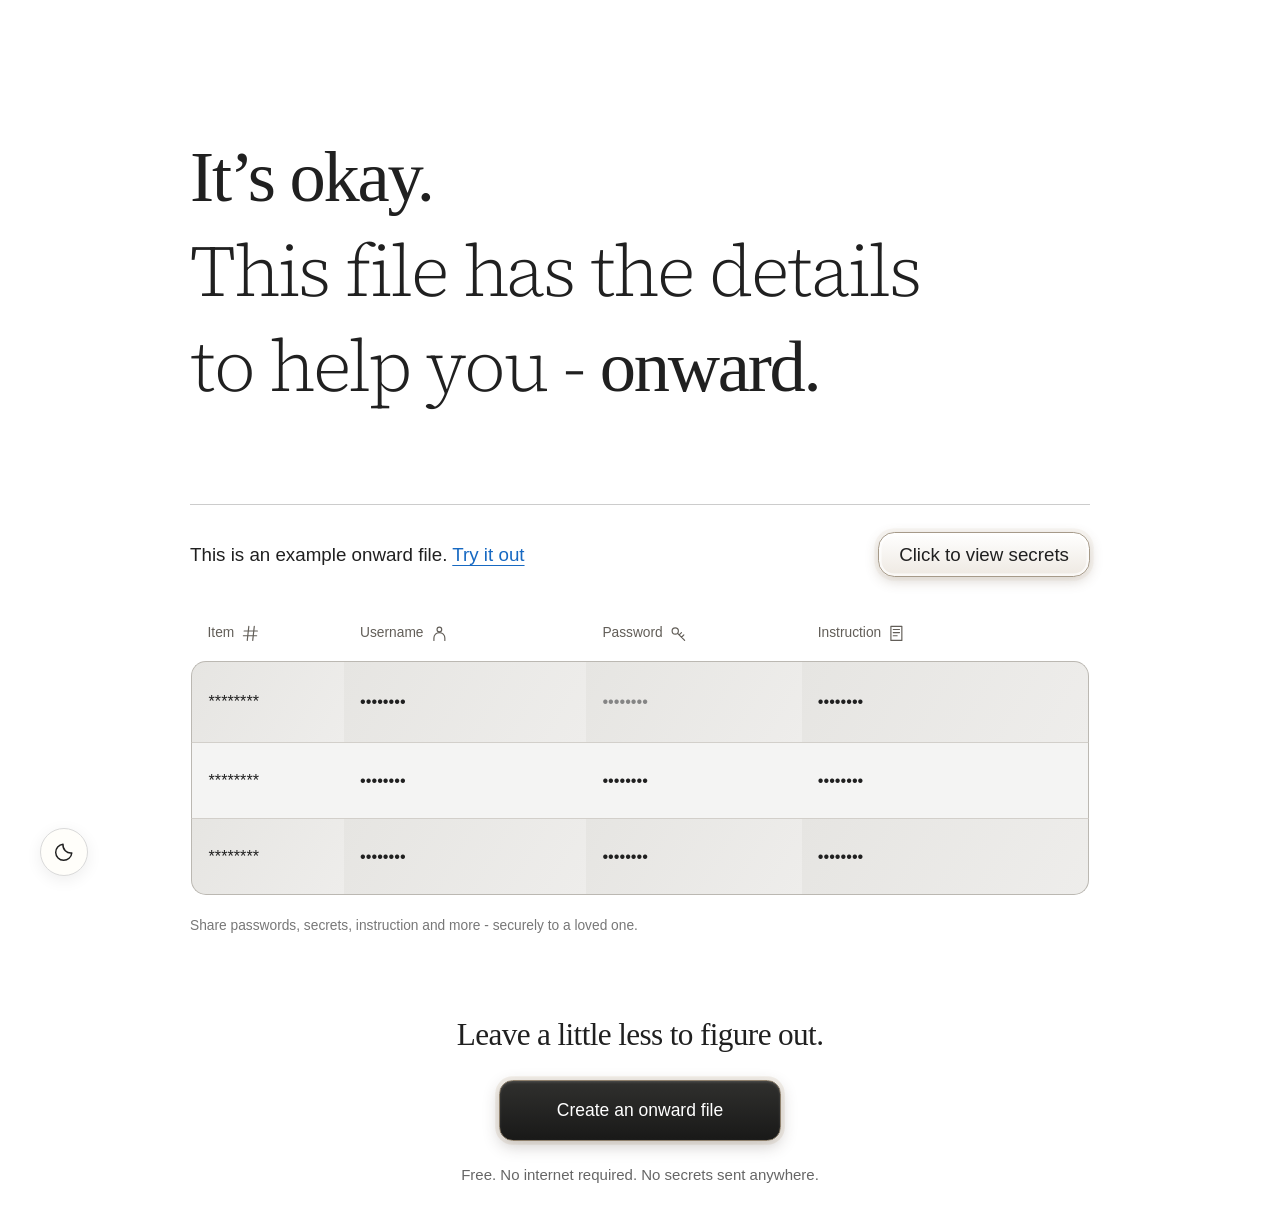
<file: site/index.html>
<!doctype html>
<html lang="en">
<head>
<meta charset="utf-8"><meta name="viewport" content="width=device-width,initial-scale=1">
<script type="text/plain" id="distribution-licenses">
MIT License

Copyright (c) 2026 patowens

Permission is hereby granted, free of charge, to any person obtaining a copy
of this software and associated documentation files (the "Software"), to deal
in the Software without restriction, including without limitation the rights
to use, copy, modify, merge, publish, distribute, sublicense, and/or sell
copies of the Software, and to permit persons to whom the Software is
furnished to do so, subject to the following conditions:

The above copyright notice and this permission notice shall be included in all
copies or substantial portions of the Software.

THE SOFTWARE IS PROVIDED "AS IS", WITHOUT WARRANTY OF ANY KIND, EXPRESS OR
IMPLIED, INCLUDING BUT NOT LIMITED TO THE WARRANTIES OF MERCHANTABILITY,
FITNESS FOR A PARTICULAR PURPOSE AND NONINFRINGEMENT. IN NO EVENT SHALL THE
AUTHORS OR COPYRIGHT HOLDERS BE LIABLE FOR ANY CLAIM, DAMAGES OR OTHER
LIABILITY, WHETHER IN AN ACTION OF CONTRACT, TORT OR OTHERWISE, ARISING FROM,
OUT OF OR IN CONNECTION WITH THE SOFTWARE OR THE USE OR OTHER DEALINGS IN THE
SOFTWARE.

# Third-party notices

## Source Serif 4 Light

The self-contained page and downloadable generator embed an unmodified Source Serif 4 Light font as a data URL. `Onward Light` is only its CSS font-family alias.

Embedded font copyright metadata:

> © 2014 - 2021 Adobe Systems Incorporated (http://www.adobe.com/), with Reserved Font Name ‘Source’.

Source Serif is licensed under the **SIL Open Font License 1.1**, not the project's MIT licence. The complete upstream copyright notice and licence are in [licenses/SourceSerif4-OFL.txt](licenses/SourceSerif4-OFL.txt).

Upstream: https://github.com/adobe-fonts/source-serif

Licence source: https://github.com/adobe-fonts/source-serif/blob/release/LICENSE.md

The build includes the project and font licence notices in the HTML so offline generator copies carry them too. Generated recipient files contain the MIT notice for their embedded application code and use system fonts. These software licences do not license or transfer ownership of the user's document contents.

Copyright 2014 - 2023 Adobe (http://www.adobe.com/), with Reserved Font Name ‘Source’. All Rights Reserved. Source is a trademark of Adobe in the United States and/or other countries.

This Font Software is licensed under the SIL Open Font License, Version 1.1.

This license is copied below, and is also available with a FAQ at: http://scripts.sil.org/OFL


-----------------------------------------------------------
SIL OPEN FONT LICENSE Version 1.1 - 26 February 2007
-----------------------------------------------------------

PREAMBLE
The goals of the Open Font License (OFL) are to stimulate worldwide
development of collaborative font projects, to support the font creation
efforts of academic and linguistic communities, and to provide a free and
open framework in which fonts may be shared and improved in partnership
with others.

The OFL allows the licensed fonts to be used, studied, modified and
redistributed freely as long as they are not sold by themselves. The
fonts, including any derivative works, can be bundled, embedded,
redistributed and/or sold with any software provided that any reserved
names are not used by derivative works. The fonts and derivatives,
however, cannot be released under any other type of license. The
requirement for fonts to remain under this license does not apply
to any document created using the fonts or their derivatives.

DEFINITIONS
"Font Software" refers to the set of files released by the Copyright
Holder(s) under this license and clearly marked as such. This may
include source files, build scripts and documentation.

"Reserved Font Name" refers to any names specified as such after the
copyright statement(s).

"Original Version" refers to the collection of Font Software components as
distributed by the Copyright Holder(s).

"Modified Version" refers to any derivative made by adding to, deleting,
or substituting -- in part or in whole -- any of the components of the
Original Version, by changing formats or by porting the Font Software to a
new environment.

"Author" refers to any designer, engineer, programmer, technical
writer or other person who contributed to the Font Software.

PERMISSION & CONDITIONS
Permission is hereby granted, free of charge, to any person obtaining
a copy of the Font Software, to use, study, copy, merge, embed, modify,
redistribute, and sell modified and unmodified copies of the Font
Software, subject to the following conditions:

1) Neither the Font Software nor any of its individual components,
in Original or Modified Versions, may be sold by itself.

2) Original or Modified Versions of the Font Software may be bundled,
redistributed and/or sold with any software, provided that each copy
contains the above copyright notice and this license. These can be
included either as stand-alone text files, human-readable headers or
in the appropriate machine-readable metadata fields within text or
binary files as long as those fields can be easily viewed by the user.

3) No Modified Version of the Font Software may use the Reserved Font
Name(s) unless explicit written permission is granted by the corresponding
Copyright Holder. This restriction only applies to the primary font name as
presented to the users.

4) The name(s) of the Copyright Holder(s) or the Author(s) of the Font
Software shall not be used to promote, endorse or advertise any
Modified Version, except to acknowledge the contribution(s) of the
Copyright Holder(s) and the Author(s) or with their explicit written
permission.

5) The Font Software, modified or unmodified, in part or in whole,
must be distributed entirely under this license, and must not be
distributed under any other license. The requirement for fonts to
remain under this license does not apply to any document created
using the Font Software.

TERMINATION
This license becomes null and void if any of the above conditions are
not met.

DISCLAIMER
THE FONT SOFTWARE IS PROVIDED "AS IS", WITHOUT WARRANTY OF ANY KIND,
EXPRESS OR IMPLIED, INCLUDING BUT NOT LIMITED TO ANY WARRANTIES OF
MERCHANTABILITY, FITNESS FOR A PARTICULAR PURPOSE AND NONINFRINGEMENT
OF COPYRIGHT, PATENT, TRADEMARK, OR OTHER RIGHT. IN NO EVENT SHALL THE
COPYRIGHT HOLDER BE LIABLE FOR ANY CLAIM, DAMAGES OR OTHER LIABILITY,
INCLUDING ANY GENERAL, SPECIAL, INDIRECT, INCIDENTAL, OR CONSEQUENTIAL
DAMAGES, WHETHER IN AN ACTION OF CONTRACT, TORT OR OTHERWISE, ARISING
FROM, OUT OF THE USE OR INABILITY TO USE THE FONT SOFTWARE OR FROM
OTHER DEALINGS IN THE FONT SOFTWARE.

</script>
<meta name="referrer" content="same-origin">
<title>onward - encrypted offline secret store</title>
<script>(() => {
  const root = document.documentElement;
  const system = window.matchMedia('(prefers-color-scheme: dark)');
  const key = 'onward-theme';
  let preference = null;
  try {
    const saved = localStorage.getItem(key);
    if (saved === 'dark' || saved === 'light') preference = saved;
  } catch (_) { /* Browser preference still works without storage. */ }
  function apply() {
    const theme = preference || (system.matches ? 'dark' : 'light');
    root.dataset.theme = theme;
    const button = document.querySelector('#theme-toggle');
    if (button) {
      const label = `Switch to ${theme === 'dark' ? 'light' : 'dark'} mode`;
      button.setAttribute('aria-label', label);
      button.title = label;
    }
  }
  apply();
  system.addEventListener('change', apply);
  window.addEventListener('storage', event => {
    if (event.key !== key && event.key !== null) return;
    preference = event.newValue === 'dark' || event.newValue === 'light' ? event.newValue : null;
    apply();
  });
  document.addEventListener('DOMContentLoaded', () => {
    apply();
    document.querySelector('#theme-toggle').addEventListener('click', () => {
      preference = root.dataset.theme === 'dark' ? 'light' : 'dark';
      try { localStorage.setItem(key, preference); } catch (_) { /* Use session choice. */ }
      apply();
    });
  });
})();
</script>
<style id="app-style">
:root{--ink:#202020;--muted:#666;--line:#d9d9d9;--canvas:#f5f5f5;--paper:#fff;--soft:#efefef;font-family:Arial,Helvetica,sans-serif;color:var(--ink);background:var(--canvas);font-synthesis:none}*{box-sizing:border-box}body{margin:0;font-size:14px;line-height:1.55}button,input,textarea{font:inherit}button,a,input,textarea{ -webkit-tap-highlight-color:transparent}button{cursor:pointer;background:transparent;border:1px solid var(--line);border-radius:4px;min-height:44px;padding:10px 17px;color:var(--ink);line-height:1.35}button:hover:not(:disabled){background:#e8e8e8;border-color:#aaa}button:disabled{cursor:not-allowed;opacity:.4}button.primary{background:var(--ink);color:#fff;border-color:var(--ink)}button.primary:hover:not(:disabled){background:#444}button.quiet{border-color:transparent}button:focus-visible,a:focus-visible{outline:2px solid #222;outline-offset:4px}input,textarea{display:block;width:100%;border:1px solid var(--line);border-radius:3px;background:#fff;padding:11px 13px;color:var(--ink);min-height:44px}input:focus,textarea:focus{outline:2px solid #555;outline-offset:2px}textarea{resize:vertical;min-height:104px;line-height:1.65}input::placeholder,textarea::placeholder{color:#858585}h1,h2,h3,p{margin:0}h1,h2,h3{font-family:Georgia,'Times New Roman',serif;font-weight:400}h1{font-size:38px;line-height:1.15;letter-spacing:-1.2px}h2{font-size:28px;line-height:1.25}h3{font-size:23px}label{display:block;font-weight:600;font-size:12px;letter-spacing:.02em;margin-bottom:7px}.field{margin-top:20px}.pair{display:grid;grid-template-columns:1fr 1fr;gap:20px}.muted{color:var(--muted)}.eyebrow{font-size:10px;letter-spacing:.16em;text-transform:uppercase;font-weight:600;color:var(--muted)}.brand{font-family:Georgia,serif;font-size:31px;letter-spacing:-1.8px;line-height:1}.brand span{font-family:Arial,sans-serif;font-size:25px;display:inline-block;margin-left:9px;letter-spacing:0}.topbar{height:84px;background:var(--paper);border-bottom:1px solid var(--line);padding:0 36px;display:flex;align-items:center;justify-content:space-between;gap:16px}.top-actions{display:flex;align-items:center;gap:18px}.edition{font-size:11px;color:var(--muted);letter-spacing:.05em}.warning{background:#eaeaea;padding:12px 36px;border-bottom:1px solid #d4d4d4;display:flex;gap:12px;align-items:baseline;font-size:12px;position:sticky;top:0;z-index:2}.warning strong{white-space:nowrap}.layout{display:grid;grid-template-columns:250px minmax(0,1fr);min-height:calc(100vh - 128px)}aside{border-right:1px solid var(--line);background:#f9f9f9;padding:34px 25px;display:flex;flex-direction:column;gap:30px}.steps{display:grid;gap:6px}.step{display:flex;align-items:center;gap:15px;text-align:left;border-color:transparent;font-weight:600;padding:12px}.step span{font-size:11px;font-weight:400}.step.active{background:#e9e9e9}.outline-wrap{border-top:1px solid var(--line);padding-top:26px}#outline{list-style:none;padding:0;margin:16px 0;display:grid;gap:5px}#outline button{font-size:12px;text-align:left;display:block;width:100%;border:0;padding:8px 5px;min-height:36px;overflow-wrap:anywhere}#outline button span{display:inline-block;width:25px;color:#777}.aside-bottom{margin-top:auto;font-size:12px;color:var(--muted);padding-top:50px}.aside-bottom strong{font-weight:400;color:var(--ink);display:block;margin-bottom:7px}.workspace{padding:46px 56px 80px;min-width:0}.workspace-inner{max-width:880px;margin:auto}.page-heading{display:flex;align-items:flex-end;justify-content:space-between;gap:24px;margin-bottom:32px}.page-heading p{margin-top:14px;color:var(--muted);max-width:570px}.page-heading .eyebrow{margin-bottom:13px}.paper{padding:38px 46px;background:var(--paper);border:1px solid var(--line);box-shadow:0 3px 8px #00000003}.paper-top{display:flex;align-items:center;justify-content:space-between;border-bottom:1px solid var(--line);padding-bottom:23px;margin-bottom:27px}.paper-top .eyebrow{font-size:10px}.document-title{font-family:Georgia,serif;font-size:27px;line-height:1.3}.document-details{padding-bottom:28px}.section-rule{display:flex;justify-content:space-between;align-items:center;padding:22px 0 14px;border-top:1px solid var(--line)}.editor-block{padding:24px 0 30px;border-top:1px solid var(--line);scroll-margin-top:20px}.block-bar{display:flex;align-items:center;justify-content:space-between;gap:10px}.block-tools{display:flex;gap:4px}.block-tools button{padding:7px 10px;min-width:38px;font-size:12px;min-height:36px}.empty{padding:32px 22px;text-align:center;border:1px dashed #ccc;margin:10px 0 22px}.empty h3{margin-bottom:8px}.empty p{color:var(--muted);font-size:13px;max-width:380px;margin:auto}.add-buttons{display:flex;gap:10px;flex-wrap:wrap}.add-buttons button{flex:1;white-space:nowrap}.add-buttons b{font-family:Georgia,serif;margin-right:8px;font-size:19px;font-weight:400}.below-paper{display:flex;justify-content:space-between;align-items:center;gap:20px;margin-top:23px;font-size:12px;color:var(--muted)}[hidden]{display:none!important}.notice{padding:13px 16px;border:1px solid var(--line);margin-top:20px;font-size:12px}.error{font-size:13px;font-weight:600;margin-top:12px}.check{display:flex;gap:12px;align-items:flex-start;font-size:13px;line-height:1.6;cursor:pointer}.check input{width:18px;height:18px;min-height:18px;margin-top:3px;flex:none}.toast{position:fixed;bottom:24px;left:50%;transform:translateX(-50%);padding:10px 12px 10px 20px;background:#222;color:white;box-shadow:0 4px 20px #0002;z-index:10;display:flex;align-items:center;gap:24px;max-width:calc(100% - 28px)}.toast button{color:white;border-color:#666;white-space:nowrap}.preview-frame{width:100%;height:760px;border:1px solid var(--line);background:white}.view-intro{margin-bottom:24px}.view-intro p{margin-top:12px;color:var(--muted)}.download-actions{display:flex;gap:12px;flex-wrap:wrap;margin-top:24px}.download-facts{padding-left:20px;color:var(--muted);line-height:1.9}.optional{font-weight:400;color:var(--muted)}
@media(min-width:1100px){aside{position:sticky;top:0;height:calc(100vh - 128px);min-height:590px}}
@media(max-width:1000px){.workspace{padding:35px 28px 60px}.paper{padding:30px}.layout{grid-template-columns:210px minmax(0,1fr)}aside{padding:28px 16px}h1{font-size:34px}}
@media(max-width:700px){.topbar{min-height:70px;height:auto;padding:12px 20px;gap:8px}.topbar .brand{white-space:nowrap;flex:none;font-size:28px}.topbar button{white-space:nowrap;padding:10px 8px}.edition{display:none}.top-actions{gap:4px;justify-content:flex-end;flex-wrap:wrap}.warning{padding:12px 20px;display:block;font-size:11px}.warning strong{display:block;margin-bottom:2px}.layout{display:block}aside{padding:15px 20px;border-right:0;border-bottom:1px solid var(--line);gap:0}.steps{grid-template-columns:repeat(3,1fr);gap:3px}.step{padding:10px 8px;gap:7px;font-size:12px;justify-content:center}.outline-wrap,.aside-bottom{display:none}.workspace{padding:28px 18px 45px}.page-heading{margin-bottom:24px}.page-heading p{font-size:13px}h1{font-size:32px}.paper{padding:24px 20px}.pair{grid-template-columns:1fr;gap:0}.document-title{font-size:23px}.paper-top{margin-bottom:20px}.block-tools button{min-height:44px;min-width:44px;padding:8px}.below-paper{align-items:flex-start;flex-direction:column}.below-paper button{width:100%}.add-buttons{gap:7px}.add-buttons button{font-size:12px;padding:10px}.add-buttons b{margin-right:4px}.preview-frame{height:760px}.download-actions>*{width:100%}.toast{font-size:12px;gap:10px}.topbar button{font-size:12px}}
@font-face{font-family:'Onward Light';font-style:normal;font-weight:300;font-display:swap;src:url([data-uri]) format('truetype')}.intro-line.muted,.intro-line .muted{font-family:'Onward Light',Georgia,serif;font-weight:300;color:var(--ink)}
/* Recipient-first introduction: one quiet page, no navigation. */
body.intro-mode{background:#fff;min-height:100vh}.intro-mode>.topbar,.intro-mode>.warning,.intro-mode>.layout,.intro-mode>#toast{display:none}#recipient-intro{width:min(720px,calc(100% - 48px));margin:0 auto;padding:104px 0 36px}.intro-message{margin:0 0 72px}.intro-line{font-family:Georgia,'Times New Roman',serif;font-size:clamp(32px,4.6vw,58px);letter-spacing:-1.8px;line-height:1.3;opacity:0;animation:intro-in 1.2s ease forwards}.intro-line:nth-child(1){animation-delay:.15s}.intro-line:nth-child(2){animation-delay:1.1s}.intro-line:nth-child(3){animation-delay:2.05s}.example-vault{opacity:0;animation:intro-in 1s ease 3s forwards;border-top:1px solid #ccc}.example-title{display:flex;align-items:center;justify-content:space-between;gap:20px;padding:22px 0;font-size:15px}.example-title button{border-color:#222;min-width:88px;text-transform:lowercase}.example-table{width:100%;border-collapse:collapse;table-layout:fixed;text-align:left;font-size:13px}.example-table thead th{font-weight:400;font-size:11px;color:#777;padding:12px 0;border-bottom:1px solid #ddd}.example-table tbody th,.example-table td{font-weight:400;padding:18px 12px 18px 0;border-bottom:1px solid #e7e7e7;overflow-wrap:anywhere;vertical-align:middle}.example-table th:first-child{width:23%}.example-table th:nth-child(2){width:39%}.example-secret{display:flex;gap:6px;align-items:center;min-width:0}.example-secret input{padding:0;border:0;background:transparent;min-height:24px;font-size:13px;min-width:0}.example-secret button{font-size:11px;padding:6px;border:0;text-decoration:underline;min-height:44px}.example-caption{font-size:11px;color:#777;margin-top:14px}#example-instructions{background:#f5f5f5;border-radius:16px;padding:26px 28px;margin:0 0 20px}#example-instructions:not([hidden]){animation:instruction-in .65s ease both}#example-instructions h2{font-size:23px;font-weight:700;margin-bottom:10px}#example-instructions p{font-size:14px;line-height:1.7;color:#444;max-width:600px}@keyframes instruction-in{from{opacity:0}to{opacity:1}}@media(prefers-reduced-motion:reduce){#example-instructions:not([hidden]){animation:none}}.intro-create{opacity:0;animation:intro-in 1s ease 3.6s forwards;text-align:center;padding:64px 0 0}.intro-create h1{font-size:25px;letter-spacing:-.5px;margin-bottom:22px}.intro-create .primary{padding:14px 24px;min-width:226px}.intro-promise{font-size:12px;color:#666;margin-top:18px}.intro-disclaimer{font-size:10px;color:#777;margin-top:40px}@keyframes intro-in{from{opacity:0;transform:translateY(5px)}to{opacity:1;transform:translateY(0)}}@media(max-width:600px){#recipient-intro{width:calc(100% - 40px);padding-top:66px}.intro-message{margin-bottom:52px}.intro-line{font-size:clamp(27px,7.8vw,42px);letter-spacing:-1px}.example-title{font-size:13px}.example-table{font-size:12px}.example-secret{flex-wrap:wrap}.example-secret button{padding:0;min-height:32px}.intro-create{padding-top:48px}.intro-create h1{font-size:23px}}@media(prefers-reduced-motion:reduce){.intro-line,.example-vault,.intro-create{animation:none;opacity:1;transform:none}}
.example-table-scroll{overflow-x:auto;padding:0 1px 2px;scrollbar-width:thin}
.example-table{border-collapse:separate;border-spacing:0;min-width:640px}
.example-table th:first-child{width:17%}.example-table th:nth-child(2){width:27%}.example-table th:nth-child(3){width:24%}.example-table th:nth-child(4){width:32%}
.example-table thead th{padding:14px 13px;border:0;color:#625e58;font-size:11px}
.example-table tbody th,.example-table tbody td{padding:20px 13px;border:0;border-bottom:1px solid #d2cfca;background:#f4f4f3}
.example-table tbody tr:nth-child(odd)>*{background:linear-gradient(120deg,#e6e5e2,#eeedeb)}
.example-table tbody tr:first-child>*{border-top:1px solid #bbb8b2}
.example-table tbody tr>*:first-child{border-left:1px solid #bbb8b2}.example-table tbody tr>*:last-child{border-right:1px solid #bbb8b2}
.example-table tbody tr:first-child>*:first-child{border-top-left-radius:12px}.example-table tbody tr:first-child>*:last-child{border-top-right-radius:12px}
.example-table tbody tr:last-child>*{border-bottom:1px solid #bbb8b2}.example-table tbody tr:last-child>*:first-child{border-bottom-left-radius:12px}.example-table tbody tr:last-child>*:last-child{border-bottom-right-radius:12px}
#example-unlock{border:1px solid #a69a89;border-radius:13px;background:linear-gradient(#fff,#eee9e2);box-shadow:inset 0 0 0 2px #ffffffb3,0 3px 10px #5d4b343b,0 0 0 3px #c8b5981a;padding:11px 22px;transition:box-shadow .2s,background .2s}
#example-unlock:hover{background:linear-gradient(#fff,#e5ded4);box-shadow:inset 0 0 0 2px #ffffffb3,0 4px 13px #5d4b344d}
#create-onward{border:1px solid #8e806c;border-radius:11px;background:linear-gradient(#30302e,#191918);box-shadow:inset 0 1px 2px #ffffff26,0 4px 13px #3b302c40,0 0 0 3px #c8b59833;color:#fff;transition:box-shadow .2s,background .2s}
#create-onward:hover{background:linear-gradient(#3d3d39,#252522);box-shadow:inset 0 1px 2px #ffffff26,0 5px 16px #3b302c50,0 0 0 3px #c8b59840}
.example-secret{flex-wrap:wrap}.example-secret input{width:100%}
@media(max-width:600px){.example-table{min-width:620px}.example-table tbody th,.example-table tbody td{padding:17px 12px}}
#example-unlock{display:inline-flex;align-items:center;justify-content:center;gap:9px;text-transform:none;flex-shrink:0}#example-unlock svg{flex-shrink:0}
@media(max-width:600px){.example-title{align-items:flex-start;flex-direction:column;gap:14px}}
#example-download-link{color:#1769c2;text-decoration:underline;text-underline-offset:3px}#example-download-link:hover{color:#104d91}
.example-instruction-summary{display:-webkit-box;-webkit-line-clamp:2;-webkit-box-orient:vertical;overflow:hidden}.example-expand{display:inline-flex;align-items:center;min-height:44px;color:#1769c2;text-underline-offset:3px}
#example-detail{width:min(560px,calc(100% - 32px));max-height:calc(100dvh - 48px);overflow:auto;padding:28px;border:1px solid #d2cfca;border-radius:16px;background:#fafaf9;color:var(--ink);box-shadow:0 20px 70px #0003}#example-detail::backdrop{background:#0006}.example-detail-top{display:flex;justify-content:space-between;align-items:center;gap:20px}#example-detail dl{margin:24px 0 0}#example-detail dt{font-size:12px;color:#666;margin-top:20px}#example-detail dd{margin:6px 0 0;font-size:15px;line-height:1.7;overflow-wrap:anywhere}#example-detail-password{font-family:monospace}body:has(#example-detail[open]){overflow:hidden}
#example-sample{box-sizing:border-box;width:min(560px,calc(80vw - 32px));max-height:calc(80dvh - 48px);overflow:auto;padding:28px;border:1px solid var(--line);border-radius:16px;background:var(--paper);color:var(--ink);box-shadow:0 20px 70px #0003}#example-sample::backdrop{background:#0006}#example-sample h2{margin:0;font-size:24px}#example-sample p{font-size:15px;line-height:1.6}#example-sample blockquote{white-space:pre-line;margin:24px 0;padding:20px;border-left:3px solid var(--line);background:var(--soft);font-size:16px;line-height:1.65}#example-sample-download{width:100%;white-space:normal}#example-sample .sample-password{margin-bottom:0;color:var(--muted);overflow-wrap:anywhere}#example-sample code{color:var(--ink);font-size:13px;user-select:all}@media(max-width:600px){#example-sample{padding:20px}#example-sample blockquote{padding:16px}}
/* Match the larger reading scale of two browser zoom steps. */
body.intro-mode{zoom:1.25}
#example-detail{width:min(560px,calc(80vw - 32px));max-height:calc(80dvh - 48px)}

:root{color-scheme:light;--toggle-bg:#fffefa;--toggle-hover:#f1f1e9}
:root[data-theme="dark"]{color-scheme:dark;--paper:#20221e;--canvas:#191b18;--ink:#eeeee5;--muted:#adb0a3;--line:#42463b;--soft:#2b2e27;--toggle-bg:#2b2e27;--toggle-hover:#383d31}
[data-theme="dark"] body.intro-mode{background:var(--canvas)}
[data-theme="dark"] :is(.example-vault,.example-table tbody th,.example-table tbody td){border-color:var(--line)}
[data-theme="dark"] .example-table tbody tr>*{background:#252822;border-color:#555b4d}
[data-theme="dark"] .example-table tbody tr:nth-child(odd)>*{background:linear-gradient(120deg,#30342b,#292d25)}
[data-theme="dark"] :is(.example-table thead th,.example-caption,.intro-promise,.example-detail-top + dl dt){color:var(--muted)}
[data-theme="dark"] #example-instructions{background:#282c24}
[data-theme="dark"] #example-instructions p{color:#c9cdbe}
[data-theme="dark"] #example-unlock{color:var(--ink);border-color:#747b63;background:linear-gradient(#3c4135,#2a2f25);box-shadow:inset 0 0 0 2px #ffffff09,0 3px 10px #0005,0 0 0 3px #bbc59c12}
[data-theme="dark"] #example-unlock:hover{background:linear-gradient(#48503e,#343b2d)}
[data-theme="dark"] #create-onward{background:linear-gradient(#e2e7d4,#bdc7a5);color:#20251c;border-color:#9ba884;box-shadow:inset 0 1px 2px #ffffff66,0 4px 13px #0005,0 0 0 3px #bbc59c22}
[data-theme="dark"] #create-onward:hover{background:linear-gradient(#edf1e1,#cdd6b7)}
[data-theme="dark"] :is(#example-download-link,.example-expand){color:#8ebfff}
[data-theme="dark"] #example-detail{background:var(--paper);border-color:var(--line)}
[data-theme="dark"] :is(input,textarea){background:#242820;color:var(--ink);border-color:#646d56}
[data-theme="dark"] input::placeholder,[data-theme="dark"] textarea::placeholder{color:#a5ac99}
[data-theme="dark"] .example-secret input{background:transparent}
[data-theme="dark"] :is(aside,.warning,.step.active){background:#292e24;border-color:var(--line)}
[data-theme="dark"] button:hover:not(:disabled){background-color:var(--toggle-hover);border-color:#727a65}
[data-theme="dark"] button.primary:not(#create-onward){background:#c5ceaf;color:#20251c;border-color:#a7b48c}
[data-theme="dark"] :is(button,a,input,textarea):focus-visible{outline-color:#c5ceaf}
[data-theme="dark"] :is(.error,.notice,.empty,.paper-top,.section-rule,.editor-block,.outline-wrap){border-color:var(--line)}
.theme-toggle{position:fixed;left:max(40px,env(safe-area-inset-left));bottom:max(24px,env(safe-area-inset-bottom));z-index:10;width:48px;height:48px;display:grid;place-items:center;padding:0;border:1px solid var(--line);border-radius:50%;background:var(--toggle-bg);color:var(--ink);box-shadow:0 4px 16px #00000012;cursor:pointer;touch-action:manipulation}
.theme-toggle:hover{background:var(--toggle-hover)}
.theme-toggle svg{width:22px;height:22px;fill:none;stroke:currentColor;stroke-width:1.6;stroke-linecap:round;stroke-linejoin:round}
.theme-toggle .sun{display:none}
[data-theme="dark"] .theme-toggle .moon{display:none}
[data-theme="dark"] .theme-toggle .sun{display:block}
@media(max-width:760px){.theme-toggle{left:max(20px,env(safe-area-inset-left));bottom:max(18px,env(safe-area-inset-bottom))}}

body.intro-mode>.theme-toggle{zoom:.8}
#example-unlock{background:linear-gradient(#3b864f,#28663a);color:#fff;border-color:#235831;box-shadow:inset 0 1px 2px #ffffff30,0 3px 10px #245c3433,0 0 0 3px #39844c18}#example-unlock:hover{background:linear-gradient(#459759,#307743)}
[data-theme="dark"] #example-unlock{background:linear-gradient(#397c49,#285f36);color:#fff;border-color:#579464;box-shadow:inset 0 1px 2px #ffffff20,0 3px 10px #0005}[data-theme="dark"] #example-unlock:hover{background:linear-gradient(#438d53,#307141)}
/* Restore the pearl finish while preserving the slimmer height. */
#example-unlock,[data-theme="dark"] #example-unlock{min-height:36px;padding:7px 16px;border:1px solid #a69a89;border-radius:13px;background:linear-gradient(#fff,#eee9e2);color:#202020;font-weight:400;box-shadow:inset 0 0 0 2px #ffffffb3,0 3px 10px #5d4b343b,0 0 0 3px #c8b5981a;line-height:1.3}
#example-unlock:hover,[data-theme="dark"] #example-unlock:hover{background:linear-gradient(#fff,#e5ded4);border-color:#a69a89;box-shadow:inset 0 0 0 2px #ffffffb3,0 4px 13px #5d4b344d}
#example-unlock:active,[data-theme="dark"] #example-unlock:active{background:#e5ded4;border-color:#a69a89}
/* Dark-mode companion to the sage primary action; light pearl stays unchanged. */
[data-theme="dark"] #example-unlock{background:linear-gradient(#3c4135,#2a2f25);color:#eeeee5;border-color:#747b63;box-shadow:inset 0 1px 1px #ffffff12}
[data-theme="dark"] #example-unlock:hover{background:linear-gradient(#48503e,#343b2d);border-color:#879173;box-shadow:inset 0 1px 1px #ffffff18}
[data-theme="dark"] #example-unlock:active{background:#2a2f25;border-color:#747b63;box-shadow:inset 0 1px 2px #0003}
</style>
<style id="editor-style">
/* Self-contained editor. No scale/zoom: preview retains its own viewport. */
body.editor-mode{background:var(--paper,#fff);margin:0}
#onward-editor{--editor-bg:#fffefa;--editor-soft:#f3f2ed;--editor-line:#dcded3;--editor-ink:#282c23;--editor-muted:#696e60;--editor-accent:#424c33;display:grid;grid-template-columns:220px minmax(0,1fr);min-height:100dvh;color:var(--editor-ink);background:var(--editor-bg);font:17.5px/1.6 Arial,Helvetica,sans-serif;overflow-wrap:anywhere}
[data-theme="dark"] #onward-editor{--editor-bg:#191c17;--editor-soft:#252a21;--editor-line:#414938;--editor-ink:#eceee4;--editor-muted:#b1b9a5;--editor-accent:#d2dbbf}
#onward-editor *{box-sizing:border-box}
#onward-editor button{font:inherit;min-height:44px;padding:9px 15px;border:1px solid var(--editor-line);border-radius:9px;background:transparent;color:var(--editor-ink);white-space:normal;cursor:pointer}
#onward-editor button:hover:not(:disabled){background:var(--editor-soft);border-color:var(--editor-muted)}
#onward-editor button:disabled{opacity:.45;cursor:not-allowed}
#onward-editor :focus-visible{outline:2px solid var(--editor-accent);outline-offset:4px}
#onward-editor .editor-sidebar{position:static;height:auto;min-height:0;align-self:stretch;padding:40px 24px;display:flex;flex-direction:column;gap:64px;border:0;border-right:1px solid var(--editor-line);background:var(--editor-soft)}
#onward-editor .editor-brand{font:38px/1.2 Georgia,'Times New Roman',serif;letter-spacing:-2px;border:0;padding:0;text-align:left}
#onward-editor nav{display:grid;gap:10px;position:sticky;top:35px}
#onward-editor nav button{text-align:left;border-color:transparent;position:relative;padding-left:36px}
#onward-editor nav button::before{content:'';position:absolute;left:14px;top:21px;width:5px;height:5px;border-radius:50%;background:currentColor;opacity:.3}
#onward-editor nav button[aria-current]{background:var(--editor-bg);border-color:var(--editor-line)}
#onward-editor nav button[aria-current]::before{opacity:1}
#onward-editor .editor-main{min-width:0;width:100%;max-width:1240px;margin:auto;padding:40px clamp(24px,4vw,64px) 190px;outline:none;align-self:start}
#onward-editor .editor-toolbar{display:flex;align-items:center;justify-content:space-between;gap:20px;margin:0 0 70px}
#onward-editor .editor-security{margin-top:24px;max-width:760px;color:var(--editor-muted);font-size:14px;line-height:1.65}
#onward-editor .editor-security summary{cursor:pointer;padding:12px 0;color:var(--editor-ink)}
#onward-editor .editor-security p{margin:0 0 14px}
#onward-editor .generator-download{color:#1769c2;text-decoration:underline;text-underline-offset:3px}
[data-theme="dark"] #onward-editor .generator-download{color:#8ebfff}
#onward-editor .editor-eyebrow{font:12px/1.5 Arial,Helvetica,sans-serif;letter-spacing:1.3px;color:var(--editor-muted);text-transform:uppercase}
#onward-editor .editor-title{font:normal clamp(32px,3.7vw,56px)/1.28 Georgia,'Times New Roman',serif;white-space:pre-wrap;letter-spacing:-1.6px;margin:12px 0 0;color:var(--editor-ink);overflow-wrap:anywhere}
#onward-editor .editor-titleline{display:flex;align-items:start;gap:20px;margin-bottom:70px}
#onward-editor .editor-titleline .editor-link{margin-top:17px;flex-shrink:0}
#onward-editor .editor-link{font-size:13px;padding:6px 10px;border:0;text-decoration:underline;text-underline-offset:4px;color:var(--editor-muted)}
#onward-editor .editor-section{margin:0 0 54px;padding:0;border:0}
#onward-editor .editor-block-intro{background:var(--editor-soft);border:1px solid var(--editor-line);border-radius:16px;padding:24px 26px}
#onward-editor .editor-block-intro .editor-description{margin-bottom:0}
#onward-editor .editor-heading{display:flex;align-items:center;gap:12px}
#onward-editor h2{font:normal 27px/1.3 Georgia,'Times New Roman',serif;margin:0;color:var(--editor-ink)}
#onward-editor .editor-description{white-space:pre-wrap;margin:14px 0 28px;max-width:720px;color:var(--editor-muted);font-size:18px}
#onward-editor .editor-table{border:1px solid var(--editor-line);border-radius:16px;overflow:hidden;background:var(--editor-soft);margin:24px 0 12px}
#onward-editor .editor-table-labels,#onward-editor .editor-row{display:grid;grid-template-columns:minmax(80px,.7fr) minmax(110px,1fr) minmax(110px,1fr) minmax(170px,1.6fr) 84px;gap:18px;padding:18px 22px}
#onward-editor .editor-table-labels{font-size:12px;color:var(--editor-muted);letter-spacing:.5px}
#onward-editor .editor-row{border-top:1px solid var(--editor-line);font-size:15px;align-items:start}
#onward-editor .editor-row>div{min-width:0;white-space:pre-wrap;overflow-wrap:anywhere}
#onward-editor .editor-row>div:first-child{font-weight:600}
#onward-editor .editor-actions{display:flex;align-items:center;gap:8px;flex-wrap:wrap}
#onward-editor .editor-row .editor-actions{gap:0;white-space:normal}
#onward-editor .editor-row .editor-actions .editor-link{padding:5px 8px;min-width:38px}
#onward-editor .editor-section>.editor-actions{float:right}
#onward-editor .editor-footer{position:fixed;bottom:22px;left:calc(220px + 32px);right:32px;max-width:1110px;margin:auto;border:1px solid var(--editor-line);border-radius:15px;padding:17px 22px;display:flex;align-items:center;justify-content:space-between;gap:18px;background:var(--editor-bg);box-shadow:0 8px 35px #0002;z-index:20}
#onward-editor button.editor-primary,#onward-editor button.editor-primary:hover:not(:disabled),#onward-editor button.editor-primary:active:not(:disabled){background:var(--editor-accent);color:var(--editor-bg);border-color:var(--editor-accent)}
#onward-editor .editor-methods{display:grid;grid-template-columns:repeat(3,minmax(0,1fr));gap:12px;margin:36px 0}
#onward-editor .editor-methods button{padding:22px 16px;text-align:left}
#onward-editor .editor-methods [aria-pressed]{border-color:var(--editor-accent);background:var(--editor-soft)}
#onward-editor .editor-password-panel{max-width:680px;margin:40px 0}
#onward-editor label{display:block;font-size:15px;margin:22px 0;color:var(--editor-ink)}
#onward-editor input,#onward-editor textarea{display:block;width:100%;margin-top:8px;border:1px solid var(--editor-line);border-radius:8px;background:var(--editor-soft);color:var(--editor-ink);padding:13px;font:17px/1.5 Arial,Helvetica,sans-serif;resize:vertical}
#onward-editor .editor-notice{border-left:2px solid var(--editor-line);padding:12px 20px;margin:30px 0;max-width:700px;color:var(--editor-muted)}
#onward-editor .editor-error{padding:16px;border:1px solid #bd7764;border-radius:8px;color:var(--editor-ink);background:var(--editor-soft)}
#onward-editor .editor-dialog{width:min(660px,calc(100% - 32px));max-height:calc(100dvh - 32px);margin:auto;padding:28px;border:1px solid var(--editor-line);border-radius:16px;background:var(--editor-bg);color:var(--editor-ink);overflow:auto;box-shadow:0 24px 80px #0005;font:17px/1.6 Arial,Helvetica,sans-serif}
#onward-editor .editor-dialog label:has(input[type=checkbox]){display:flex;align-items:center;gap:12px}
#onward-editor .editor-dialog input[type=checkbox]{width:20px;height:20px;margin:0;flex-shrink:0}
#onward-editor .editor-dialog input[type=file]{min-width:0;max-width:100%}
#onward-editor .editor-dialog::backdrop{background:#0008}
#onward-editor .editor-dialog .editor-actions{justify-content:flex-end;margin-top:24px}
#onward-editor .editor-dialog:has(iframe){width:min(1100px,calc(100% - 24px));height:calc(100dvh - 32px)}
#onward-editor .editor-dialog iframe{display:block;width:100%;height:calc(100% - 110px);min-height:300px;border:1px solid var(--editor-line);margin-top:16px;border-radius:8px;background:white}
body.editor-mode>.theme-toggle{left:24px;bottom:24px}
@media(max-width:1100px){#onward-editor{grid-template-columns:170px minmax(0,1fr)}#onward-editor .editor-sidebar{padding:32px 16px}#onward-editor .editor-main{padding-inline:28px}#onward-editor .editor-footer{left:194px;right:24px}#onward-editor .editor-table-labels{display:none}#onward-editor .editor-row{grid-template-columns:1fr 1fr;gap:20px}#onward-editor .editor-row:first-of-type{border-top:0}#onward-editor .editor-row>div[data-label]::before{content:attr(data-label);display:block;font-size:11px;text-transform:uppercase;color:var(--editor-muted);font-weight:normal;margin-bottom:7px}#onward-editor .editor-row .editor-actions{grid-column:1/-1}#onward-editor .editor-methods{grid-template-columns:1fr}}
@media(max-width:700px){#onward-editor{display:block;font-size:17.5px}#onward-editor .editor-sidebar{padding:22px 20px;gap:24px;border-right:0;border-bottom:1px solid var(--editor-line)}#onward-editor .editor-brand{font-size:32px}#onward-editor nav{grid-template-columns:repeat(3,minmax(0,1fr));gap:4px;position:static}#onward-editor nav button{padding:8px;text-align:center;font-size:15px}#onward-editor nav button::before{display:none}#onward-editor .editor-main{padding:28px 20px 230px}#onward-editor .editor-toolbar{margin-bottom:40px;align-items:start}#onward-editor .editor-toolbar .editor-eyebrow{max-width:190px;font-size:10px}#onward-editor .editor-titleline{gap:5px;margin-bottom:48px}#onward-editor .editor-title{font-size:32px;letter-spacing:-1px}#onward-editor .editor-titleline .editor-link{padding-inline:5px;margin-top:9px}#onward-editor .editor-description{font-size:17.5px}#onward-editor .editor-row{grid-template-columns:minmax(0,1fr);padding:22px;gap:18px;font-size:16px}#onward-editor .editor-section>.editor-actions{float:none;margin-top:12px}#onward-editor .editor-footer{left:12px;right:12px;bottom:max(12px,env(safe-area-inset-bottom));padding:14px;display:block}#onward-editor .editor-footer>.editor-eyebrow{display:block;margin-bottom:10px;font-size:10px}#onward-editor .editor-footer .editor-actions{gap:7px}#onward-editor .editor-footer button{font-size:14px;padding:10px;flex:1}#onward-editor .editor-dialog{padding:22px}body.editor-mode>.theme-toggle{position:absolute;top:18px;bottom:auto;right:20px;left:auto}}

</style>
</head>
<body class="intro-mode">
<button id="theme-toggle" class="theme-toggle" type="button" aria-label="Switch to dark mode" title="Switch to dark mode"><svg class="moon" viewBox="0 0 24 24" aria-hidden="true"><path d="M20.5 13.1A8.7 8.7 0 0 1 10.9 3.5 8.8 8.8 0 1 0 20.5 13.1Z"/></svg><svg class="sun" viewBox="0 0 24 24" aria-hidden="true"><circle cx="12" cy="12" r="4"/><path d="M12 2v2m0 16v2M2 12h2m16 0h2M4.9 4.9l1.4 1.4m11.4 11.4 1.4 1.4M4.9 19.1l1.4-1.4M17.7 6.3l1.4-1.4"/></svg></button>
<section id="recipient-intro" aria-label="An onward file, for you">
 <div class="intro-message" aria-label="It’s okay. This file has the details to help you - onward.">
  <p class="intro-line">It’s okay.</p>
  <p class="intro-line muted">This file has the details</p>
  <p class="intro-line"><span class="muted">to help you -</span> onward.</p>
 </div>
 <section class="example-vault" aria-label="Example password vault">
  <div class="example-title"><span>This is an example onward file. <a id="example-download-link" href="#" aria-haspopup="dialog" aria-controls="example-sample">Try it out</a></span><button id="example-unlock"><span>Click to view secrets</span></button></div>
  <div id="example-instructions" hidden><h2>Hi darling</h2><p>Here are the links and details needed to access banking, email and more, should you need to.</p></div>
  <div class="example-table-scroll" role="region" aria-label="Secrets table, scroll horizontally to view all columns" tabindex="0"><table class="example-table"><thead><tr><th scope="col">Item<svg aria-hidden="true" width="15" height="15" viewBox="0 0 24 24" fill="none" stroke="currentColor" stroke-width="1.5" stroke-linecap="round" stroke-linejoin="round" style="vertical-align:middle;margin-left:5px"><path d="M10 3 8 21M17 3l-2 18M4 9h17M3 15h17"/></svg></th><th scope="col">Username<svg aria-hidden="true" width="15" height="15" viewBox="0 0 24 24" fill="none" stroke="currentColor" stroke-width="1.5" stroke-linecap="round" stroke-linejoin="round" style="vertical-align:middle;margin-left:5px"><circle cx="12" cy="7" r="3"/><path d="M5 21v-3a7 7 0 0 1 14 0v3"/></svg></th><th scope="col">Password<svg aria-hidden="true" width="15" height="15" viewBox="0 0 24 24" fill="none" stroke="currentColor" stroke-width="1.5" stroke-linecap="round" stroke-linejoin="round" style="vertical-align:middle;margin-left:5px"><circle cx="8" cy="9" r="4"/><path d="m11 12 9 9m-4-4 3-3m-6 0 3-3"/></svg></th><th scope="col">Instruction<svg aria-hidden="true" width="15" height="15" viewBox="0 0 24 24" fill="none" stroke="currentColor" stroke-width="1.5" stroke-linecap="round" stroke-linejoin="round" style="vertical-align:middle;margin-left:5px"><path d="M5 3h14v18H5zM8 7h8M8 11h8M8 15h5"/></svg></th></tr></thead><tbody>
   <tr><th scope="row" id="example-email-item">********</th><td id="example-username">••••••••</td><td><div class="example-secret"><input id="example-secret" aria-label="Example account password" type="password" readonly value="" placeholder="••••••••" autocomplete="off"><button id="example-reveal" aria-label="Reveal example password" hidden>Reveal</button></div></td><td id="example-email-instruction">••••••••</td></tr>
   <tr class="example-second"><th scope="row" id="example-device-item">********</th><td id="example-device-user">••••••••</td><td id="example-device-password">••••••••</td><td id="example-device-instruction">••••••••</td></tr>
   <tr><th scope="row" id="example-wifi-item">********</th><td id="example-wifi-user">••••••••</td><td id="example-wifi-password">••••••••</td><td id="example-wifi-instruction">••••••••</td></tr>
  </tbody></table></div>
  <p class="example-caption" id="example-status" role="status">Share passwords, secrets, instruction and more - securely to a loved one.</p>
 </section>
 <section class="intro-create">
  <h1>Leave a little less to figure out.</h1>
  <button class="primary" id="create-onward">Create an onward file</button>
  <p class="intro-promise">Free. No internet required. No secrets sent anywhere.</p>
 </section>
</section>
<dialog id="example-sample" aria-labelledby="example-sample-title" aria-describedby="example-sample-description">
 <div class="example-detail-top"><h2 id="example-sample-title">Try it out</h2><button id="example-sample-close" aria-label="Close sample" autofocus>Close</button></div>
 <p id="example-sample-description">An onward file is a downloadable, 100% self contained and encrypted secret store. Download this example and try it out.</p>
 <blockquote>“Mary, this file contains account details and passwords.
You have the password with your others.”</blockquote>
 <button class="primary" id="example-sample-download">Download sample onward file.</button>
 <p class="sample-password">Password: <code>super-secret-only-mary-knows</code></p>
 <p id="example-sample-error" role="alert" hidden></p>
</dialog>
<dialog id="example-detail" aria-labelledby="example-detail-title">
 <div class="example-detail-top"><h2 id="example-detail-title"></h2><button id="example-detail-close" aria-label="Close details" autofocus>Close</button></div>
 <dl><dt>Username</dt><dd id="example-detail-user"></dd><dt>Password</dt><dd id="example-detail-password"></dd><dt>Instruction</dt><dd id="example-detail-instruction"></dd></dl>
</dialog>

<script id="export-code">
/* Standalone export builder. No dependencies or network requests. */
(() => {
  'use strict';
  const SOFTWARE_LICENSE = "MIT License\n\nCopyright (c) 2026 patowens\n\nPermission is hereby granted, free of charge, to any person obtaining a copy\nof this software and associated documentation files (the \"Software\"), to deal\nin the Software without restriction, including without limitation the rights\nto use, copy, modify, merge, publish, distribute, sublicense, and/or sell\ncopies of the Software, and to permit persons to whom the Software is\nfurnished to do so, subject to the following conditions:\n\nThe above copyright notice and this permission notice shall be included in all\ncopies or substantial portions of the Software.\n\nTHE SOFTWARE IS PROVIDED \"AS IS\", WITHOUT WARRANTY OF ANY KIND, EXPRESS OR\nIMPLIED, INCLUDING BUT NOT LIMITED TO THE WARRANTIES OF MERCHANTABILITY,\nFITNESS FOR A PARTICULAR PURPOSE AND NONINFRINGEMENT. IN NO EVENT SHALL THE\nAUTHORS OR COPYRIGHT HOLDERS BE LIABLE FOR ANY CLAIM, DAMAGES OR OTHER\nLIABILITY, WHETHER IN AN ACTION OF CONTRACT, TORT OR OTHERWISE, ARISING FROM,\nOUT OF OR IN CONNECTION WITH THE SOFTWARE OR THE USE OR OTHER DEALINGS IN THE\nSOFTWARE.";
  const ITERATIONS = 600000;
  const encode = bytes => {
    let binary = '';
    for (const byte of bytes) binary += String.fromCharCode(byte);
    return btoa(binary);
  };
  // The original four-field envelope is the legacy format. Do not silently
  // interpret future versions or algorithm hints as this format.
  function encryptedBytes(envelope) {
    const fields = ['iterations', 'salt', 'iv', 'ciphertext'];
    if (!envelope || typeof envelope !== 'object' || Array.isArray(envelope) ||
        Object.keys(envelope).length !== fields.length || !fields.every(field => Object.hasOwn(envelope, field)) ||
        envelope.iterations !== 600000) throw new Error('Unsupported encrypted file.');
    const bytes = s => {
      if (typeof s !== 'string' || s.length % 4 !== 0 || /[^A-Za-z0-9+/=]/.test(s)) throw new Error('Invalid base64.');
      const binary = atob(s);
      if (btoa(binary) !== s) throw new Error('Invalid base64.');
      return Uint8Array.from(binary, c => c.charCodeAt(0));
    };
    const salt = bytes(envelope.salt), iv = bytes(envelope.iv), ciphertext = bytes(envelope.ciphertext);
    if (salt.length !== 16 || iv.length !== 12 || ciphertext.length < 16) throw new Error('Invalid encrypted payload.');
    return {salt, iv, ciphertext};
  }
  function readEnvelope(root) {
    const payloads = [], fragments = [root];
    for (let index = 0; index < fragments.length; index++) {
      const fragment = fragments[index];
      fragment.querySelectorAll('#payload').forEach(node => payloads.push(node));
      fragment.querySelectorAll('template').forEach(node => { if (node.content) fragments.push(node.content); });
    }
    if (payloads.length !== 1 || !payloads[0].matches('script[type="application/json"]')) throw new Error('Invalid payload.');
    return JSON.parse(payloads[0].textContent);
  }
  function recipient(snapshotData, readEnvelope, encryptedBytes) {
    'use strict';
    const $ = id => document.getElementById(id);
    let envelope, encrypted;
    try {
      envelope = readEnvelope(document);
      if (!envelope || typeof envelope !== 'object' || Array.isArray(envelope)) throw new Error('Invalid envelope');
      if (envelope.preview === true) {
        envelope.data = snapshotData(envelope.data);
      } else {
        encrypted = encryptedBytes(envelope);
      }
    } catch (_) {
      $('error').textContent = 'This file is damaged or unsupported. Ask the sender for a new copy.';
      $('password').disabled = true;
      $('unlock').disabled = true;
      $('gate').addEventListener('submit', event => event.preventDefault());
      return;
    }
    function element(tag, text, parent) {
      const node = document.createElement(tag);
      if (text !== undefined) node.textContent = text;
      if (parent) parent.append(node);
      return node;
    }
    const system = matchMedia('(prefers-color-scheme: dark)');
    let manualTheme = envelope.preview === true && ['dark', 'light'].includes(envelope.previewTheme) ? envelope.previewTheme : null;
    function applyTheme() {
      const theme = manualTheme || (system.matches ? 'dark' : 'light');
      document.documentElement.dataset.theme = theme;
      $('theme').textContent = theme === 'dark' ? 'Light mode' : 'Dark mode';
      $('theme').setAttribute('aria-label', 'Switch to ' + (theme === 'dark' ? 'light' : 'dark') + ' mode');
    }
    $('theme').addEventListener('click', () => {
      manualTheme = document.documentElement.dataset.theme === 'dark' ? 'light' : 'dark';
      applyTheme();
    });
    system.addEventListener('change', applyTheme);
    applyTheme();
    function secret(value, parent) {
      // A single-line input strips CR/LF. Preserve multiline secrets as text instead.
      if (/[\r\n]/.test(value)) {
        const wrap = element('div', undefined, parent);
        wrap.className = 'secret';
        const content = element('pre', '••••••••', wrap);
        content.className = 'multiline-secret';
        content.setAttribute('aria-label', 'Stored password');
        const toggle = element('button', 'Reveal password', wrap);
        toggle.type = 'button';
        toggle.setAttribute('aria-pressed', 'false');
        let revealed = false;
        toggle.addEventListener('click', () => {
          revealed = !revealed;
          content.textContent = revealed ? value : '••••••••';
          toggle.textContent = revealed ? 'Hide password' : 'Reveal password';
          toggle.setAttribute('aria-pressed', String(revealed));
        });
        return;
      }
      const wrap = element('div', undefined, parent);
      wrap.className = 'secret';
      const input = element('input', undefined, wrap);
      input.type = 'password';
      input.readOnly = true;
      input.autocomplete = 'off';
      input.setAttribute('aria-label', 'Stored password');
      input.value = value;
      const button = element('button', 'Reveal password', wrap);
      button.type = 'button';
      button.setAttribute('aria-pressed', 'false');
      button.addEventListener('click', () => {
        const reveal = input.type === 'password';
        input.type = reveal ? 'text' : 'password';
        button.textContent = reveal ? 'Hide password' : 'Reveal password';
        button.setAttribute('aria-pressed', String(reveal));
      });
    }
    function clearDetail() { $('detail-content').replaceChildren(); }
    $('detail').addEventListener('close', clearDetail);
    $('detail').addEventListener('cancel', clearDetail);
    $('close-detail').addEventListener('click', () => { $('detail').close(); clearDetail(); });
    function showDetail(row) {
      clearDetail();
      const dl = element('dl', undefined, $('detail-content'));
      for (const [key, label] of [['item','Item'],['username','Username'],['password','Password'],['instruction','Instruction']]) {
        element('dt', label, dl);
        const dd = element('dd', undefined, dl);
        if (key === 'password') secret(row[key], dd);
        else dd.textContent = row[key];
      }
      $('detail').showModal();
    }
    function render(data) {
      const root = $('document');
      root.replaceChildren();
      element('h1', data.title, root);
      for (const block of data.blocks) {
        const section = element('section', undefined, root);
        const intro = element('div', undefined, section);
        intro.className = 'block-intro';
        element('h2', block.title, intro);
        element('p', block.description, intro);
        const scroll = element('div', undefined, section);
        scroll.className = 'table-scroll';
        scroll.tabIndex = 0;
        scroll.setAttribute('role', 'region');
        scroll.setAttribute('aria-label', 'Account table');
        const table = element('table', undefined, scroll);
        const header = element('tr', undefined, element('thead', undefined, table));
        for (const label of ['Item', 'Username', 'Password', 'Instruction']) element('th', label, header);
        const body = element('tbody', undefined, table);
        for (const row of block.rows) {
          const tr = element('tr', undefined, body);
          element('td', row.item, tr);
          element('td', row.username, tr);
          secret(row.password, element('td', undefined, tr));
          const instruction = element('td', undefined, tr);
          const summary = element('p', row.instruction, instruction);
          summary.className = 'summary';
          const view = element('button', 'View instruction', instruction);
          view.type = 'button';
          view.addEventListener('click', () => showDetail(row));
        }
      }
    }
    function lock() {
      $('detail').close();
      clearDetail();
      $('document').querySelectorAll('input').forEach(input => { input.value = ''; });
      $('document').replaceChildren();
      $('lock').hidden = true;
      $('gate').hidden = false;
      $('password').value = '';
      $('error').textContent = '';
    }
    if (envelope.preview === true) {
      render(envelope.data);
      // Preview is deliberately plaintext and is never an encrypted export.
      envelope.data = null;
      $('payload').remove();
      $('gate').hidden = true;
    }
    $('lock').addEventListener('click', lock);
    $('gate').addEventListener('submit', async event => {
      event.preventDefault();
      const button = $('unlock');
      if (button.disabled) return;
      button.disabled = true;
      $('error').textContent = '';
      let plaintext;
      try {
        const password = $('password').value;
        $('password').value = '';
        const base = await crypto.subtle.importKey('raw', new TextEncoder().encode(password), 'PBKDF2', false, ['deriveKey']);
        if (envelope.iterations !== 600000) throw new Error('Unsupported parameters');
        const key = await crypto.subtle.deriveKey({name:'PBKDF2', salt:encrypted.salt, iterations:600000, hash:'SHA-256'}, base, {name:'AES-GCM', length:256}, false, ['decrypt']);
        plaintext = new Uint8Array(await crypto.subtle.decrypt({name:'AES-GCM', iv:encrypted.iv}, key, encrypted.ciphertext));
        render(snapshotData(JSON.parse(new TextDecoder('utf-8', {fatal:true}).decode(plaintext))));
        $('gate').hidden = true;
        $('lock').hidden = false;
      } catch (_) {
        lock();
        $('error').textContent = 'Unable to unlock. Check the password; the file may also be damaged or changed.';
      } finally {
        if (plaintext) plaintext.fill(0);
        button.disabled = false;
      }
    });
  }
  const styles = `
.multiline-secret{white-space:pre-wrap;overflow-wrap:anywhere;font:inherit;margin:0 0 6px}
:root{color-scheme:light;--bg:#fff;--ink:#252521;--muted:#696960;--line:#d2cfca;--shade:#f4f4f3;--odd:#e9e8e5;font:15px/1.65 Arial,Helvetica,sans-serif;background:var(--bg);color:var(--ink)}
:root[data-theme="dark"]{color-scheme:dark;--bg:#191b18;--ink:#eeeee5;--muted:#adb0a3;--line:#42463b;--shade:#252822;--odd:#30342b}
*{box-sizing:border-box}[hidden]{display:none!important}body{margin:0;padding:28px 24px 64px}header,main,footer,#gate{width:min(960px,100%);margin:auto}header{display:flex;gap:16px;align-items:center;justify-content:space-between;margin-bottom:64px}.actions{display:flex;gap:8px;flex-wrap:wrap}.brand{font:28px Georgia,serif}h1,h2,h3{font-family:Georgia,'Times New Roman',serif;font-weight:400;line-height:1.3}h1{font-size:clamp(32px,5vw,56px);letter-spacing:-1px;white-space:pre-wrap;margin:0 0 48px;overflow-wrap:anywhere}h2{font-size:28px;margin:0 0 12px}h3{font-size:25px;margin:0}p,dd{white-space:pre-wrap;overflow-wrap:anywhere}section{margin-bottom:48px}.block-intro{padding:26px 28px;background:var(--shade);border-radius:16px;margin-bottom:20px}.block-intro p{color:var(--muted);margin:0}.preview-label{font-weight:700;text-align:center;border:1px solid var(--line);border-radius:12px;padding:12px;background:var(--odd)}details{margin-top:16px}summary{cursor:pointer;min-height:44px;padding:10px 0}button,input{font:inherit;color:inherit}button{min-height:44px;border:1px solid var(--line);border-radius:12px;background:var(--bg);padding:9px 16px;cursor:pointer}button:hover{background:var(--odd)}button:disabled{opacity:.55;cursor:wait}:focus-visible{outline:2px solid var(--ink);outline-offset:3px}input{min-height:44px;border:1px solid var(--line);border-radius:10px;padding:10px 12px;background:var(--shade);max-width:100%}label{display:block;margin-bottom:8px}#gate{max-width:580px;padding:28px 0 64px}#gate h1{margin-bottom:18px}#gate input{width:100%;margin:12px 0}#error{color:var(--ink)}.table-scroll{overflow-x:auto;border-radius:12px}table{width:100%;min-width:680px;table-layout:fixed;border-spacing:0;text-align:left}th{font-weight:400;font-size:12px;color:var(--muted);padding:14px 16px}td{padding:20px 16px;background:var(--shade);border-bottom:1px solid var(--line);overflow-wrap:anywhere;vertical-align:top}tbody tr:nth-child(odd)>td{background:var(--odd)}tbody tr:first-child td:first-child{border-top-left-radius:12px}tbody tr:first-child td:last-child{border-top-right-radius:12px}tbody tr:last-child td:first-child{border-bottom-left-radius:12px}tbody tr:last-child td:last-child{border-bottom-right-radius:12px}.secret input{width:100%;min-width:0;background:transparent;border:0;padding:0;font-family:monospace}.secret button,td button{font-size:12px;padding:8px}.summary{display:-webkit-box;-webkit-line-clamp:2;-webkit-box-orient:vertical;overflow:hidden;margin:0 0 8px}dialog{width:min(600px,calc(100% - 32px));max-height:calc(100dvh - 32px);overflow:auto;padding:28px;border:1px solid var(--line);border-radius:16px;background:var(--bg);color:var(--ink)}dialog::backdrop{background:#0008}.detail-top{display:flex;justify-content:space-between;align-items:center;gap:16px}dt{font-size:12px;color:var(--muted);margin-top:22px}dd{margin:6px 0}body:has(dialog[open]){overflow:hidden}footer{margin-top:56px;font-size:12px;color:var(--muted)}@media(max-width:600px){body{padding:20px 16px 40px}header{margin-bottom:40px;align-items:flex-start}button{padding:9px 12px}h1{margin-bottom:32px}dialog{padding:20px}}
`;
  function documentHTML(payload) {
    const nonce = encode(crypto.getRandomValues(new Uint8Array(18)));
    const csp = "default-src 'none'; connect-src 'none'; img-src 'none'; font-src 'none'; media-src 'none'; object-src 'none'; frame-src 'none'; worker-src 'none'; base-uri 'none'; form-action 'none'; script-src 'nonce-" + nonce + "'; script-src-attr 'none'; style-src 'nonce-" + nonce + "'; style-src-attr 'none'";
    const safePayload = JSON.stringify(payload).replace(/</g, '\\u003c').replace(/\u2028/g, '\\u2028').replace(/\u2029/g, '\\u2029');
    return '<!doctype html><html lang="en"><head><meta charset="utf-8"><!--' + SOFTWARE_LICENSE + '--><meta http-equiv="Content-Security-Policy" content="' + csp + '"><meta name="referrer" content="no-referrer"><meta name="viewport" content="width=device-width,initial-scale=1"><title>Onward</title><style nonce="' + nonce + '">' + styles + '</style></head>' +
      '<body>' + (payload.preview ? '<p role="status" class="preview-label">Preview — not encrypted</p>' : '') + '<header><span class="brand">onward</span><div class="actions"><button id="theme" type="button">Dark mode</button><button id="lock" type="button" hidden>Lock</button></div></header><form id="gate"><h1>A little peace of mind.</h1><p>This file opens locally. Enter its password to read what was left for you.</p><label for="password">Export password</label><input id="password" type="password" autocomplete="off" required><button id="unlock">Unlock</button><p id="error" role="alert"></p></form><main id="document"></main><dialog id="detail" aria-labelledby="detail-title"><div class="detail-top"><h3 id="detail-title">Row details</h3><button id="close-detail" type="button">Close</button></div><div id="detail-content"></div></dialog>' +
      '<footer><p>No password recovery. Keep a backup and share the password separately.</p><details><summary>Security notes</summary><p>Use a trusted device and an authentic copy of this file. A modified file, malicious browser extension, or compromised device can capture your password or unlocked information. Anyone with the encrypted file can try passwords offline; choose a long, unique passphrase and share it separately. There is no password recovery. Lock removes the displayed information but does not securely erase browser memory, screenshots, or copies. Preview contains plaintext and must not be shared as an encrypted export.</p></details></footer>' +
      '<script id="payload" type="application/json">' + safePayload + '<' + '/script><script nonce="' + nonce + '">document.addEventListener("DOMContentLoaded",()=>(' + recipient.toString() + ')(' + snapshotData.toString() + ',' + readEnvelope.toString() + ',' + encryptedBytes.toString() + '));<' + '/script></body></html>';
  }
  function snapshotData(data) {
    function object(value) {
      if (!value || typeof value !== 'object' || Array.isArray(value)) throw new TypeError('Invalid export data: expected an object.');
    }
    function text(value) {
      if (typeof value !== 'string') throw new TypeError('Invalid export data: fields must be strings.');
      return value;
    }
    function list(value) {
      if (!Array.isArray(value)) throw new TypeError('Invalid export data: expected an array.');
      return value;
    }
    object(data);
    // Copy exactly the public schema, without invoking caller-provided toJSON.
    return {title:text(data.title), blocks:list(data.blocks).map(block => {
      object(block);
      return {id:text(block.id), title:text(block.title), description:text(block.description), rows:list(block.rows).map(row => {
        object(row);
        return {id:text(row.id), item:text(row.item), username:text(row.username), password:text(row.password), instruction:text(row.instruction)};
      })};
    })};
  }
  async function createHTML(data, password) {
    if (typeof password === 'string' && /[\r\n]/.test(password)) {
      throw new Error('The opening password must not contain line breaks.');
    }
    if (typeof password !== 'string' || Array.from(password).length < 12) {
      throw new Error('Use a password of at least 12 characters.');
    }
    // TextEncoder replaces lone UTF-16 surrogates with U+FFFD. Reject those
    // on creation instead of silently deriving a key from a different password.
    if (/[\uD800-\uDFFF]/u.test(password)) throw new Error('The opening password must contain valid Unicode.');
    data = snapshotData(data);
    const salt = crypto.getRandomValues(new Uint8Array(16));
    const iv = crypto.getRandomValues(new Uint8Array(12));
    const base = await crypto.subtle.importKey('raw', new TextEncoder().encode(password), 'PBKDF2', false, ['deriveKey']);
    const key = await crypto.subtle.deriveKey({name:'PBKDF2', salt, iterations:ITERATIONS, hash:'SHA-256'}, base, {name:'AES-GCM', length:256}, false, ['encrypt']);
    const plaintext = new TextEncoder().encode(JSON.stringify(data));
    try {
      const ciphertext = await crypto.subtle.encrypt({name:'AES-GCM', iv}, key, plaintext);
      return documentHTML({iterations:ITERATIONS, salt:encode(salt), iv:encode(iv), ciphertext:encode(new Uint8Array(ciphertext))});
    } finally { plaintext.fill(0); }
  }
  function previewHTML(data) {
    const theme = document.documentElement.dataset.theme;
    return documentHTML({preview:true, previewTheme:['dark','light'].includes(theme) ? theme : null, data:snapshotData(data)});
  }
  async function openHTML(html, password) {
    if (typeof html !== 'string' || new Blob([html]).size > 10 * 1024 * 1024) throw new Error('File exceeds the 10 MiB limit.');
    if (typeof password !== 'string') throw new Error('Enter the file password.');
    // A detached template is inert, including images/frames. Never use DOMParser,
    // attach its content, or execute any imported scripts (including the recipient).
    const template = document.createElement('template');
    template.innerHTML = html;
    const envelope = readEnvelope(template.content);
    template.content.replaceChildren();
    const {salt, iv, ciphertext} = encryptedBytes(envelope);
    const base = await crypto.subtle.importKey('raw', new TextEncoder().encode(password), 'PBKDF2', false, ['deriveKey']);
    const key = await crypto.subtle.deriveKey({name:'PBKDF2', salt, iterations:ITERATIONS, hash:'SHA-256'}, base, {name:'AES-GCM', length:256}, false, ['decrypt']);
    const plaintext = new Uint8Array(await crypto.subtle.decrypt({name:'AES-GCM', iv}, key, ciphertext));
    try { return snapshotData(JSON.parse(new TextDecoder('utf-8', {fatal:true}).decode(plaintext))); }
    finally { plaintext.fill(0); }
  }
  window.OnwardExport = {createHTML, previewHTML, openHTML};
})();

</script>
<script id="editor-code">
(() => {
  'use strict';
  if (window.OnwardEditor) return;
  let root;
  let counter = 0;
  const id = () => `onward-${++counter}`;
  const data = {title: 'It’s okay.\nThis file has the details\nto help you - onward.', blocks: [{id: id(), title: 'Hi darling', description: 'Here are the links and details needed to access banking, email and more, should you need to.', rows: [
    {id:id(), item:'Email', username:'jamie@example.test', password:'example-only-123', instruction:'Start here for household accounts and useful contacts. Check the Household folder for bills and the Contacts list for people who can help.'},
    {id:id(), item:'Banking', username:'jamie.demo', password:'example-bank-456', instruction:'The household bills are paid from this account. The Statements folder on the home PC has the latest records. Contact the bank through its official website for help with access.'},
    {id:id(), item:'Home PC', username:'Jamie', password:'example-pc-789', instruction:'Choose the Jamie profile on the sign-in screen. Important documents are in the Household folder on the desktop. The backup drive is in the top desk drawer.'}
  ]}]};
  const el = (tag, text, cls) => { const node = document.createElement(tag); if (text !== undefined) node.textContent = text; if (cls) node.className = cls; return node; };
  const button = (text, fn, cls) => {const node = el('button', text, cls); node.type = 'button'; if(fn)node.addEventListener('click', fn); return node;};
  const namedButton = (text, label, fn) => {const b=button(text,fn,'editor-link');b.setAttribute('aria-label',label);return b;};
  let step=0, password='', confirmation='', artifact=null, busy=false, error='';
  const snapshot=()=>JSON.parse(JSON.stringify(data));
  function invalidate() {artifact=null; const download=root.querySelector('[data-step="2"]');if(download)download.disabled=true;}
  function changed() {invalidate();render();}
  function go(next) {if(busy||next===2&&!artifact)return;step=next;error='';render();root.querySelector('main').focus();window.scrollTo(0,0);}
  async function encrypt() {
    if(busy)return;
    if(password.length<12){error='Use at least 12 characters for your password.';render();return;}
    if(password!==confirmation){error='Passwords do not match.';render();return;}
    invalidate();busy=true;error='';render();
    try {const html=await window.OnwardExport.createHTML(snapshot(),password);if(typeof html!=='string'||!html.trim())throw new Error('Encryption did not return an HTML document.');artifact=html;step=2;}
    catch(e){error=e.message||'Could not encrypt your file. Please try again.';}
    finally {busy=false;render();root.querySelector('main').focus();}
  }
  function download() {if(!artifact||busy)return;const url=URL.createObjectURL(new Blob([artifact],{type:'text/html;charset=utf-8'}));const a=el('a');a.href=url;a.download='onward.html';root.append(a);a.click();a.remove();setTimeout(()=>URL.revokeObjectURL(url),1000);}
  function downloadGenerator() {
    // Package only static styles and source modules, never the rendered editor,
    // draft, imported document, password fields, or encrypted artifact.
    const head = document.head.cloneNode(true);
    head.querySelectorAll('meta[http-equiv="Content-Security-Policy"]').forEach(node=>node.remove());
    const policy = el('meta');
    policy.httpEquiv = 'Content-Security-Policy';
    policy.content = "default-src 'none'; script-src 'unsafe-inline'; style-src 'unsafe-inline'; font-src data:; img-src data:; connect-src 'none'; base-uri 'none'; form-action 'none'";
    head.prepend(policy);
    head.querySelector('title').textContent = 'onward — offline generator';
    const boot = el('script', 'window.OnwardEditor.mount();');
    const html = '<!doctype html><html lang="en">' + head.outerHTML + '<body>' +
      document.querySelector('#theme-toggle').outerHTML +
      document.querySelector('#export-code').outerHTML +
      document.querySelector('#editor-code').outerHTML + boot.outerHTML + '</body></html>';
    const url = URL.createObjectURL(new Blob([html], {type:'text/html;charset=utf-8'}));
    const link = el('a');link.href=url;link.download='onward-generator.html';document.body.append(link);link.click();link.remove();
    setTimeout(()=>URL.revokeObjectURL(url),60000);
  }
  function renderEncrypt(main) {
    main.append(el('p','PROTECT YOUR DOCUMENT','editor-eyebrow'),el('h1','Only for the right person.','editor-title'),el('p','Choose how your onward file will be locked.','editor-description'));
    const choices=el('div',undefined,'editor-methods');const single=button('Single password');single.setAttribute('aria-pressed','true');choices.append(single);['Multi-part — coming soon','Seedphrase (12–24 words) — coming soon'].forEach(text=>{const b=button(text);b.disabled=true;choices.append(b);});main.append(choices);
    const panel=el('section',undefined,'editor-password-panel');panel.append(el('h2','Set an opening password'),el('p','Use at least 12 characters. A long, unique phrase is a good choice.'));
    [['Password',password,false],['Confirm password',confirmation,true]].forEach(([label,value,confirm])=>{const wrap=el('label',label),input=el('input');input.type='password';input.autocomplete='new-password';input.id=id();input.value=value;input.minLength=12;input.required=true;input.disabled=busy;wrap.htmlFor=input.id;input.addEventListener('input',()=>{if(confirm)confirmation=input.value;else password=input.value;invalidate();});wrap.append(input);panel.append(wrap);});
    panel.append(el('p','There is no password recovery. If the password is lost, this file cannot be opened. Share the password separately from the file.','editor-notice'));main.append(panel);
    const security=el('details',undefined,'editor-security');security.append(el('summary','How your file is protected'));
    for(const text of [
      'Your complete document is encrypted in this browser using AES-256-GCM, with a fresh random salt and IV for each file. PBKDF2-HMAC-SHA-256 derives the key from your password using 600,000 iterations. Your document and password are not uploaded.',
      'Use a long, unique password, ideally several randomly chosen words. Someone with the file can try password guesses offline; there is no server-side attempt limit or password recovery.',
      'Download a backup and test that it unlocks before relying on it. Keep the password separately. Anyone who knows the password and has the file can read it.',
      'Only open HTML files from a trusted source: they contain executable code. To load an unfamiliar onward file, use Load existing file in a trusted generator instead. Encryption cannot protect an unlocked file or a compromised device, browser extension, or generator.',
      'This release has automated security and compatibility tests, not an independent security audit. Future browser compatibility is not guaranteed. Multi-part and seedphrase protection are not available.'
    ])security.append(el('p',text));main.append(security);
  }
  function footer() {
    const f=el('footer',undefined,'editor-footer');f.append(el('span',`STEP ${step+1} OF 3 · ${['Edit','Encrypt','Download'][step]}`,'editor-eyebrow'));const actions=el('div',undefined,'editor-actions');
    if(step>0){const back=button(step===1?'Back to Edit':'Back to Encrypt',()=>go(step-1),'editor-link');back.disabled=busy;actions.append(back);}
    const next=button(step===0?'Continue to Encrypt':step===1?(busy?'Encrypting…':'Encrypt and continue'):'Download onward file',step===0?()=>go(1):step===1?encrypt:download,'editor-primary');next.disabled=busy;actions.append(next);f.append(actions);root.append(f);
  }
  function dialog(title) {
    const d=el('dialog',undefined,'editor-dialog'); const heading=el('h2',title);heading.id=id();d.setAttribute('aria-labelledby',heading.id);d.append(heading);root.append(d);
    d.addEventListener('close',()=>d.remove());return d;
  }
  function openFile() {
    if (busy) return;
    const d = dialog('Load existing file'), form = el('form');
    d.append(el('p', 'Choose an encrypted onward HTML file (up to 10 MiB). It is decrypted only in this tab. Opening it replaces your current draft; download a backup first.'));
    const field = (label, type) => {
      const wrap = el('label', label), input = el('input');
      input.type = type; input.id = id(); wrap.htmlFor = input.id;
      wrap.append(input); form.append(wrap); return input;
    };
    const file = field('Encrypted onward file', 'file');
    file.accept = '.html,.htm,text/html'; file.required = true;
    const filePassword = field('File password', 'password');
    filePassword.autocomplete = 'off'; filePassword.required = true;
    const replace = field('Replace my current draft', 'checkbox');
    replace.required = true;
    const alert = el('p', '', 'editor-error'); alert.setAttribute('role', 'alert'); alert.hidden = true;
    const submit = button('Open and replace'); submit.type = 'submit'; submit.disabled = true;
    replace.addEventListener('change', () => { submit.disabled = !replace.checked || busy; });
    const actions = el('div', undefined, 'editor-actions');
    actions.append(button('Cancel', () => d.close()), submit); form.append(alert, actions);
    d.addEventListener('close', () => { filePassword.value = ''; file.value = ''; });
    form.addEventListener('submit', async event => {
      event.preventDefault();
      if (busy || !replace.checked || !file.files.length) return;
      const selected = file.files[0];
      if (selected.size > 10 * 1024 * 1024) {
        filePassword.value = ''; alert.hidden = false; alert.textContent = 'File exceeds the 10 MiB limit.'; return;
      }
      const openingPassword = filePassword.value; filePassword.value = '';
      busy = true; alert.hidden = true; submit.disabled = true;
      file.disabled = filePassword.disabled = replace.disabled = true;
      const controls = Array.from(root.querySelectorAll('button, input, textarea')).filter(node => !d.contains(node)).map(node => [node, node.disabled]);
      controls.forEach(([node]) => { node.disabled = true; });
      root.querySelector('main').setAttribute('aria-busy', 'true');
      let opened = false;
      try {
        const imported = await window.OnwardExport.openHTML(await selected.text(), openingPassword);
        // Closing the dialog during decryption is cancellation, never a late commit.
        if (!d.open) return;
        const blocks = imported.blocks.map(block => ({...block, id:id(), rows:block.rows.map(row => ({...row, id:id()}))}));
        data.title = imported.title; data.blocks = blocks;
        invalidate(); password = ''; confirmation = ''; error = ''; step = 0;
        opened = true; d.close();
      } catch (_) {
        if (d.open) { alert.hidden = false; alert.textContent = 'Unable to open. Check the file password. The file may be damaged, a plaintext preview, or unsupported.'; }
      } finally {
        busy = false;
        if (opened) { render(); root.querySelector('main').focus(); window.scrollTo(0, 0); }
        else {
          controls.forEach(([node, disabled]) => { node.disabled = disabled; });
          root.querySelector('main').setAttribute('aria-busy', 'false');
          file.disabled = filePassword.disabled = replace.disabled = false; submit.disabled = !replace.checked;
        }
      }
    });
    d.append(form); d.showModal();
  }
  function editFields(title, object, fields, save) {
    const d=dialog(title), form=el('form'); const inputs={};
    fields.forEach(([key,label])=>{const wrap=el('label',label);const input=el('textarea');input.id=id();wrap.htmlFor=input.id;input.value=object[key]||'';input.rows=key==='description'||key==='instruction'||key==='title'?3:1;inputs[key]=input;wrap.append(input);form.append(wrap);});
    const actions=el('div',undefined,'editor-actions');const submit=button('Save changes');submit.type='submit';actions.append(button('Cancel',()=>d.close()),submit);form.append(actions);
    form.addEventListener('submit',event=>{event.preventDefault();const values={};fields.forEach(([key])=>values[key]=inputs[key].value);save(values);d.close();changed();});d.append(form);d.showModal();
  }
  const blockFields=[['title','Block title'],['description','Description']];
  const rowFields=[['item','Item'],['username','Username'],['password','Password'],['instruction','Instruction']];
  function reorderControls(list,index,label) {
    const tools=el('div',undefined,'editor-actions');
    [-1,1].forEach(delta=>{const b=namedButton(delta<0?'↑':'↓',`Move ${label} ${delta<0?'up':'down'}`,()=>{const item=list.splice(index,1)[0];list.splice(index+delta,0,item);changed();});b.disabled=index+delta<0||index+delta>=list.length;tools.append(b);});return tools;
  }
  function render() {
    root.replaceChildren();
    const sidebar = el('aside', undefined, 'editor-sidebar');
    const home=namedButton('onward.','Back to onward home',()=>{if(window.confirm('Leave this editor? Your unsaved document and password will be lost.')){window.history.replaceState(null,'',window.location.href.split('#')[0]);window.location.reload();}});home.className='editor-brand';home.disabled=busy;sidebar.append(home);
    const nav = el('nav'); nav.setAttribute('aria-label','Document steps');
    ['Edit','Encrypt','Download'].forEach((label,index) => {const b=button(label,()=>go(index));b.dataset.step=index;b.disabled=busy||index===2&&!artifact;if(index===step)b.setAttribute('aria-current','step');nav.append(b);});
    sidebar.append(nav); root.append(sidebar);
    const main = el('main', undefined, 'editor-main');main.tabIndex=-1;main.setAttribute('aria-busy',String(busy));
    const toolbar=el('div',undefined,'editor-toolbar');const openButton=button('Load existing file',openFile);openButton.disabled=busy;const toolbarActions=el('div',undefined,'editor-actions');toolbarActions.append(openButton);
    const intro=el('span',undefined,'editor-eyebrow');const generatorLink=el('a','DOWNLOAD THE GENERATOR','generator-download');generatorLink.href='#';generatorLink.addEventListener('click',event=>{event.preventDefault();downloadGenerator();});intro.append('MAKE AN ONWARD FILE HERE. OR ',generatorLink,' FOR 100% OFFLINE CREATION');toolbar.append(intro,toolbarActions);main.append(toolbar);
    if(step===1)renderEncrypt(main);
    if(step===2)main.append(el('p','READY TO KEEP','editor-eyebrow'),el('h1','A little peace of mind.','editor-title'),el('p','Your encrypted onward file is ready. Download it and keep a copy somewhere safe.','editor-description'),el('p','The HTML file opens in a browser, even offline. Give it to someone you trust, and share the password separately.','editor-notice'));
    if(error){const alert=el('p',error,'editor-error');alert.setAttribute('role','alert');main.append(alert);}
    if(step===0)renderEdit(main);
    root.append(main);footer();
  }
  function renderEdit(main) {
    const titleline=el('div',undefined,'editor-titleline');titleline.append(el('h1',data.title,'editor-title'),namedButton('Edit','Edit document title',()=>editFields('Edit document title',data,[['title','Document title']],values=>Object.assign(data,values))));
    main.append(el('p','YOUR DOCUMENT / EDIT','editor-eyebrow'),titleline);
    data.blocks.forEach((block,index) => {
      const section = el('section', undefined, 'editor-section');
      const heading=el('div',undefined,'editor-heading');heading.append(el('h2',block.title),namedButton('Edit',`Edit block ${block.title}`,()=>editFields('Edit block',block,blockFields,values=>Object.assign(block,values))));
      const tools=reorderControls(data.blocks,index,`block ${block.title}`);tools.append(namedButton('Remove block',`Remove block ${block.title}`,()=>{data.blocks.splice(index,1);changed();}));
      const intro=el('div',undefined,'editor-block-intro');intro.append(heading,el('p',block.description,'editor-description'));section.append(intro);
      const table = el('div',undefined,'editor-table');
      const labels=el('div',undefined,'editor-table-labels');rowFields.forEach(([,label])=>labels.append(el('span',label)));labels.append(el('span','Actions'));table.append(labels);
      block.rows.forEach((row,rowIndex) => {
        const r=el('div',undefined,'editor-row');rowFields.forEach(([key,label])=>{const cell=el('div',row[key]);cell.dataset.label=label;r.append(cell);});
        const actions=reorderControls(block.rows,rowIndex,`row ${row.item}`);actions.prepend(namedButton('Edit',`Edit row ${row.item}`,()=>editFields('Edit row',row,rowFields,values=>Object.assign(row,values))));actions.append(namedButton('Delete',`Delete row ${row.item}`,()=>{block.rows.splice(rowIndex,1);changed();}));r.append(actions);table.append(r);
      });
      section.append(table,button('Add row',()=>editFields('Add row',{},rowFields,values=>block.rows.push({id:id(),...values}))),tools);main.append(section);
    });
    main.append(button('Add block',()=>editFields('Add block',{},blockFields,values=>data.blocks.push({id:id(),...values,rows:[]}))));root.append(main);
  }
  function mount() {
    document.body.classList.remove('intro-mode'); document.body.classList.add('editor-mode');
    document.querySelectorAll('#recipient-intro,body > .topbar,body > .warning,body > .layout').forEach(node => {node.hidden=true;node.style.display='none';});
    if(root)return;
    root=el('div');root.id='onward-editor';document.body.append(root);render();
  }
  window.OnwardEditor=Object.freeze({mount});
})();

</script>
<script id="landing-code">
'use strict';
const $=s=>document.querySelector(s);
function enterBuilder(){window.OnwardEditor.mount();}
$('#create-onward').onclick=enterBuilder;
const sampleDialog=$('#example-sample');
$('#example-download-link').onclick=event=>{event.preventDefault();sampleDialog.showModal();};
$('#example-sample-close').onclick=()=>sampleDialog.close();
sampleDialog.addEventListener('click',event=>{if(event.target===sampleDialog){const r=sampleDialog.getBoundingClientRect();if(event.clientX<r.left||event.clientX>r.right||event.clientY<r.top||event.clientY>r.bottom)sampleDialog.close();}});
$('#example-sample-download').onclick=async()=>{
 const button=$('#example-sample-download'),error=$('#example-sample-error');
 button.disabled=true;button.textContent='Preparing sample…';error.hidden=true;
 try{
  const data={title:'Mary, this file contains account details and passwords.\nYou have the password with your others.',blocks:[{id:'sample-accounts',title:'Account details',description:'Example details only — these are not real accounts.',rows:exampleRows.map((row,index)=>({id:'sample-row-'+index,item:row.item,username:row.username,password:row.password,instruction:row.instruction}))}]};
  const html=await window.OnwardExport.createHTML(data,'super-secret-only-mary-knows');
  const url=URL.createObjectURL(new Blob([html],{type:'text/html;charset=utf-8'}));
  const link=document.createElement('a');link.href=url;link.download='sample.onward.html';document.body.append(link);link.click();link.remove();setTimeout(()=>URL.revokeObjectURL(url),60000);
 }catch(_){error.textContent='Could not prepare the sample. Please try again in a browser that supports WebCrypto.';error.hidden=false;}
 finally{button.disabled=false;button.textContent='Download sample onward file.';}
};
const exampleRows=[
 {item:'Email',username:'jamie@example.test',password:'example-only-123',instruction:'Start here for household accounts and useful contacts. Check the Household folder for bills and the Contacts list for people who can help.',itemId:'example-email-item',userId:'example-username',passwordId:'example-secret',instructionId:'example-email-instruction'},
 {item:'Banking',username:'jamie.demo',password:'example-bank-456',instruction:'The household bills are paid from this account. The Statements folder on the home PC has the latest records. Contact the bank through its official website for help with access.',itemId:'example-device-item',userId:'example-device-user',passwordId:'example-device-password',instructionId:'example-device-instruction'},
 {item:'Home PC',username:'Jamie',password:'example-pc-789',instruction:'Choose the Jamie profile on the sign-in screen. Important documents are in the Household folder on the desktop. The backup drive is in the top desk drawer.',itemId:'example-wifi-item',userId:'example-wifi-user',passwordId:'example-wifi-password',instructionId:'example-wifi-instruction'}
];
let exampleUnlocked=false;
const detailDialog=$('#example-detail');
function openExampleDetail(row){
 if(!exampleUnlocked)return;
 $('#example-detail-title').textContent=row.item;
 $('#example-detail-user').textContent=row.username;
 $('#example-detail-password').textContent=row.password;
 $('#example-detail-instruction').textContent=row.instruction;
 detailDialog.showModal();
}
$('#example-detail-close').onclick=()=>detailDialog.close();
detailDialog.addEventListener('click',event=>{if(event.target===detailDialog){const r=detailDialog.getBoundingClientRect();if(event.clientX<r.left||event.clientX>r.right||event.clientY<r.top||event.clientY>r.bottom)detailDialog.close();}});
detailDialog.addEventListener('close',()=>{for(const id of ['example-detail-title','example-detail-user','example-detail-password','example-detail-instruction'])$('#'+id).textContent='';});
$('#example-unlock').onclick=()=>{
 exampleUnlocked=!exampleUnlocked;
 $('#example-unlock span').textContent=exampleUnlocked?'Hide secrets':'Click to view secrets';
 $('#example-instructions').hidden=!exampleUnlocked;
 if(!exampleUnlocked&&detailDialog.open)detailDialog.close();
 exampleRows.forEach(row=>{
  $('#'+row.itemId).textContent=exampleUnlocked?row.item:'********';
  $('#'+row.userId).textContent=exampleUnlocked?row.username:'••••••••';
  const password=$('#'+row.passwordId);
  if(password.tagName==='INPUT'){password.value=exampleUnlocked?row.password:'';password.type='password';}
  else password.textContent=exampleUnlocked?row.password:'••••••••';
  const cell=$('#'+row.instructionId);cell.replaceChildren();
  if(!exampleUnlocked){cell.textContent='••••••••';return;}
  const summary=document.createElement('span');summary.className='example-instruction-summary';summary.textContent=row.instruction;
  const link=document.createElement('a');link.href='#example-detail';link.className='example-expand';link.textContent='Expand';link.setAttribute('aria-label','Expand '+row.item+' details');link.onclick=event=>{event.preventDefault();openExampleDetail(row);};
  cell.append(summary,link);
 });
 $('#example-reveal').hidden=!exampleUnlocked;
 $('#example-reveal').textContent='Reveal';
 $('#example-reveal').setAttribute('aria-label','Reveal example password');
};
$('#example-reveal').onclick=()=>{const reveal=$('#example-secret').type==='password';$('#example-secret').type=reveal?'text':'password';$('#example-reveal').textContent=reveal?'Hide':'Reveal';$('#example-reveal').setAttribute('aria-label',reveal?'Hide example password':'Reveal example password');};

if(location.hash==='#create')enterBuilder();
</script>
</body></html>
</file>
